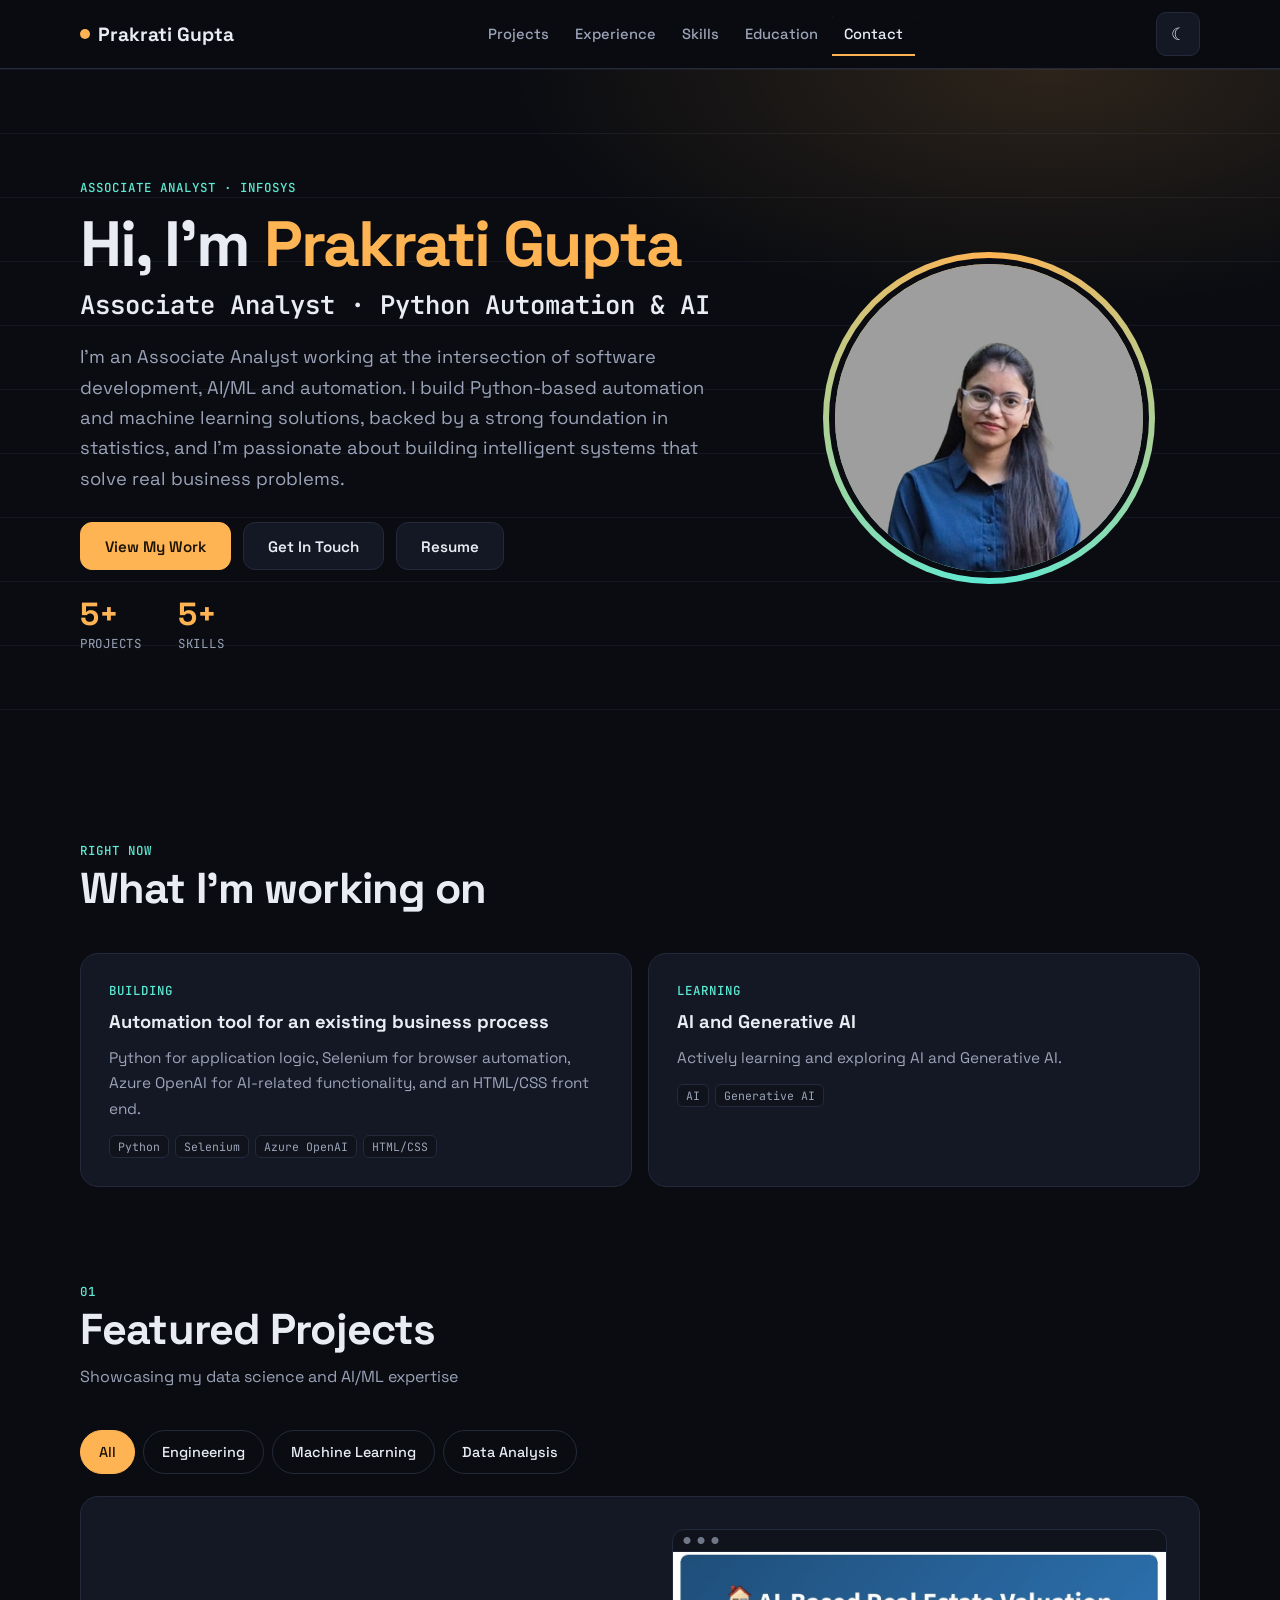
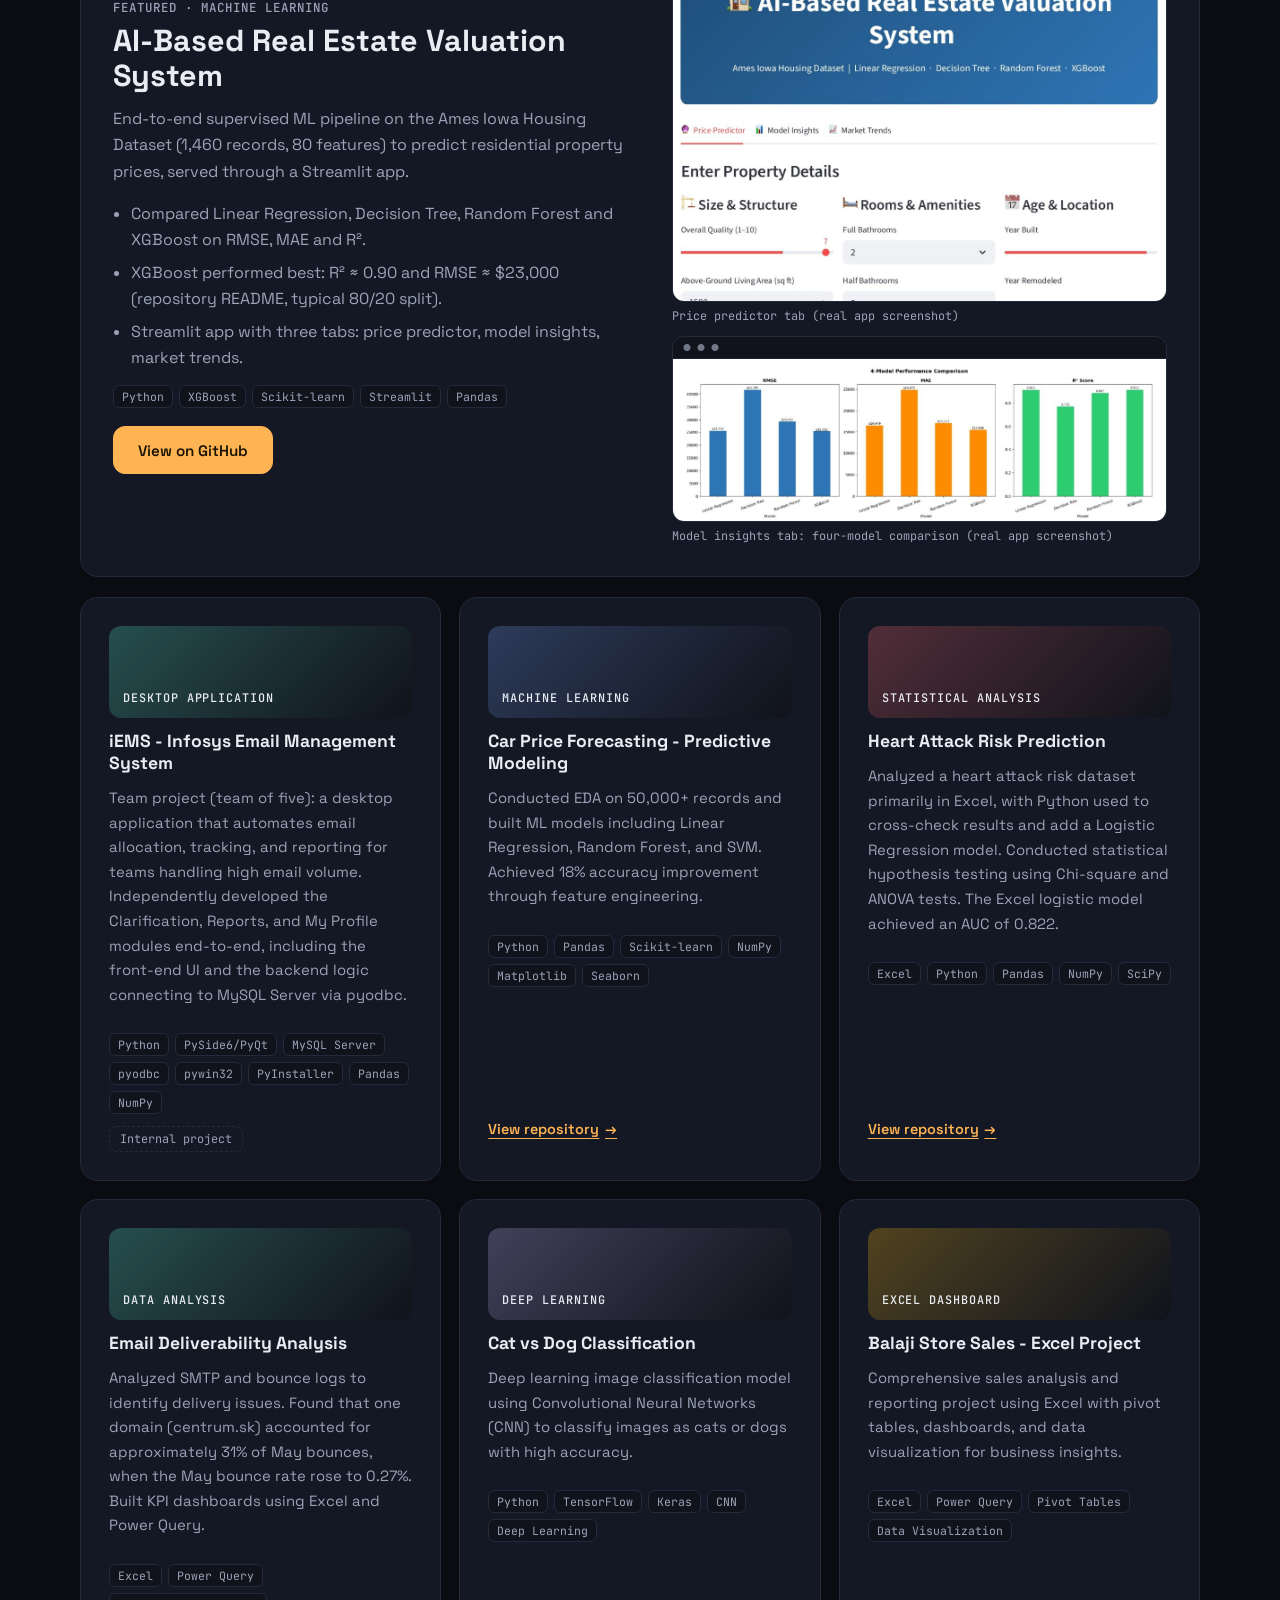
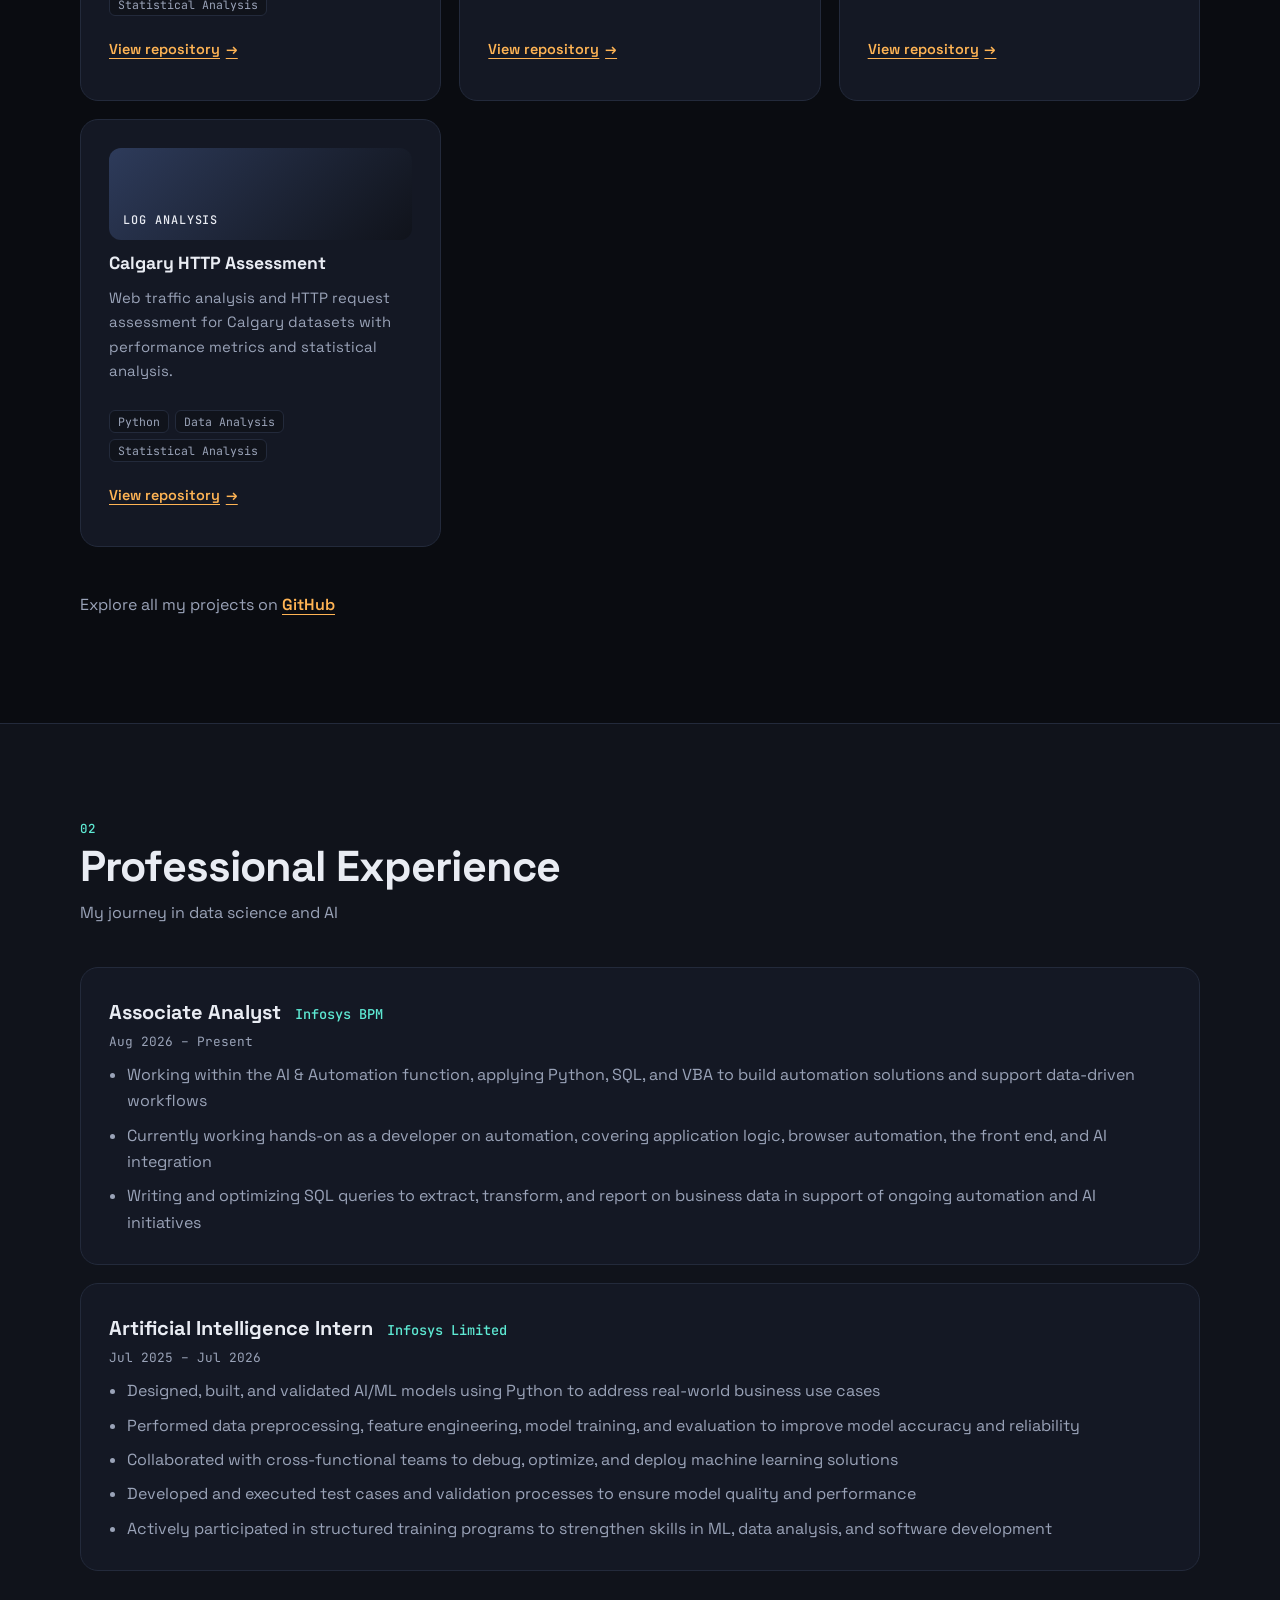
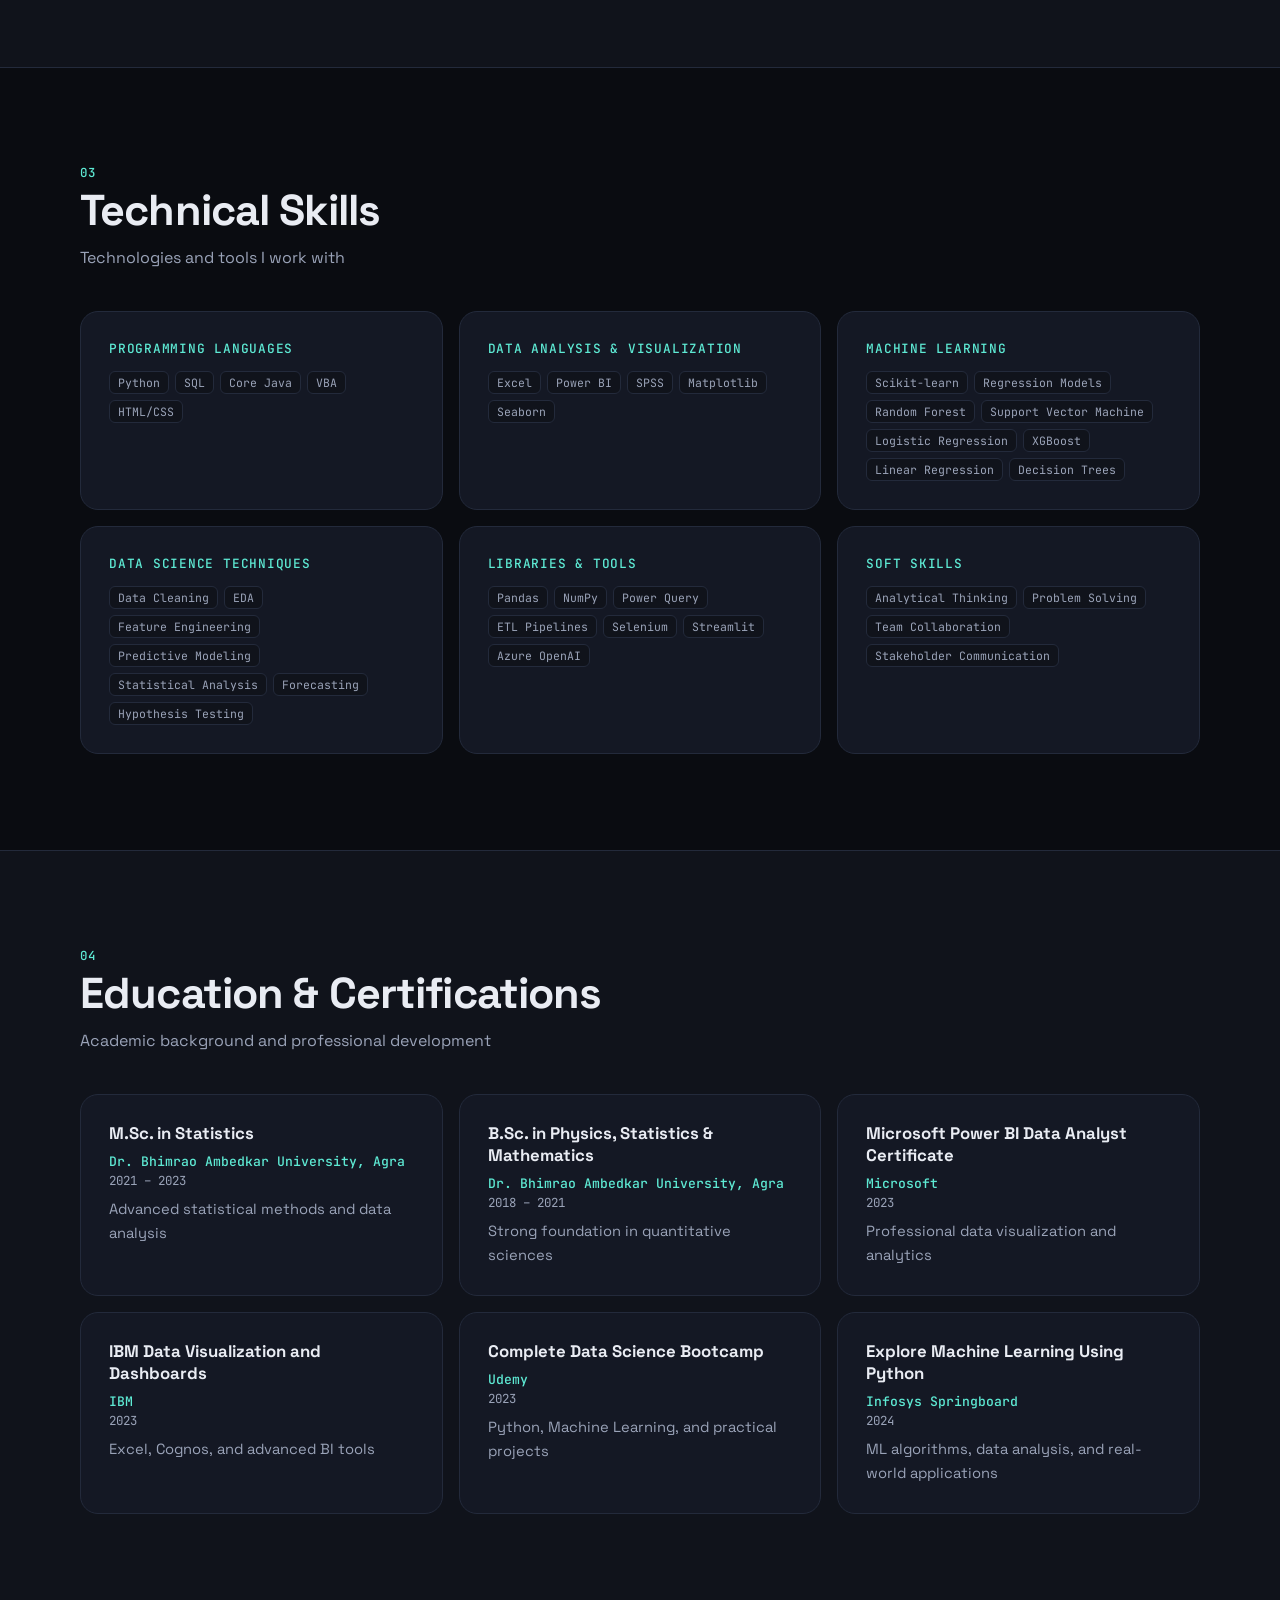
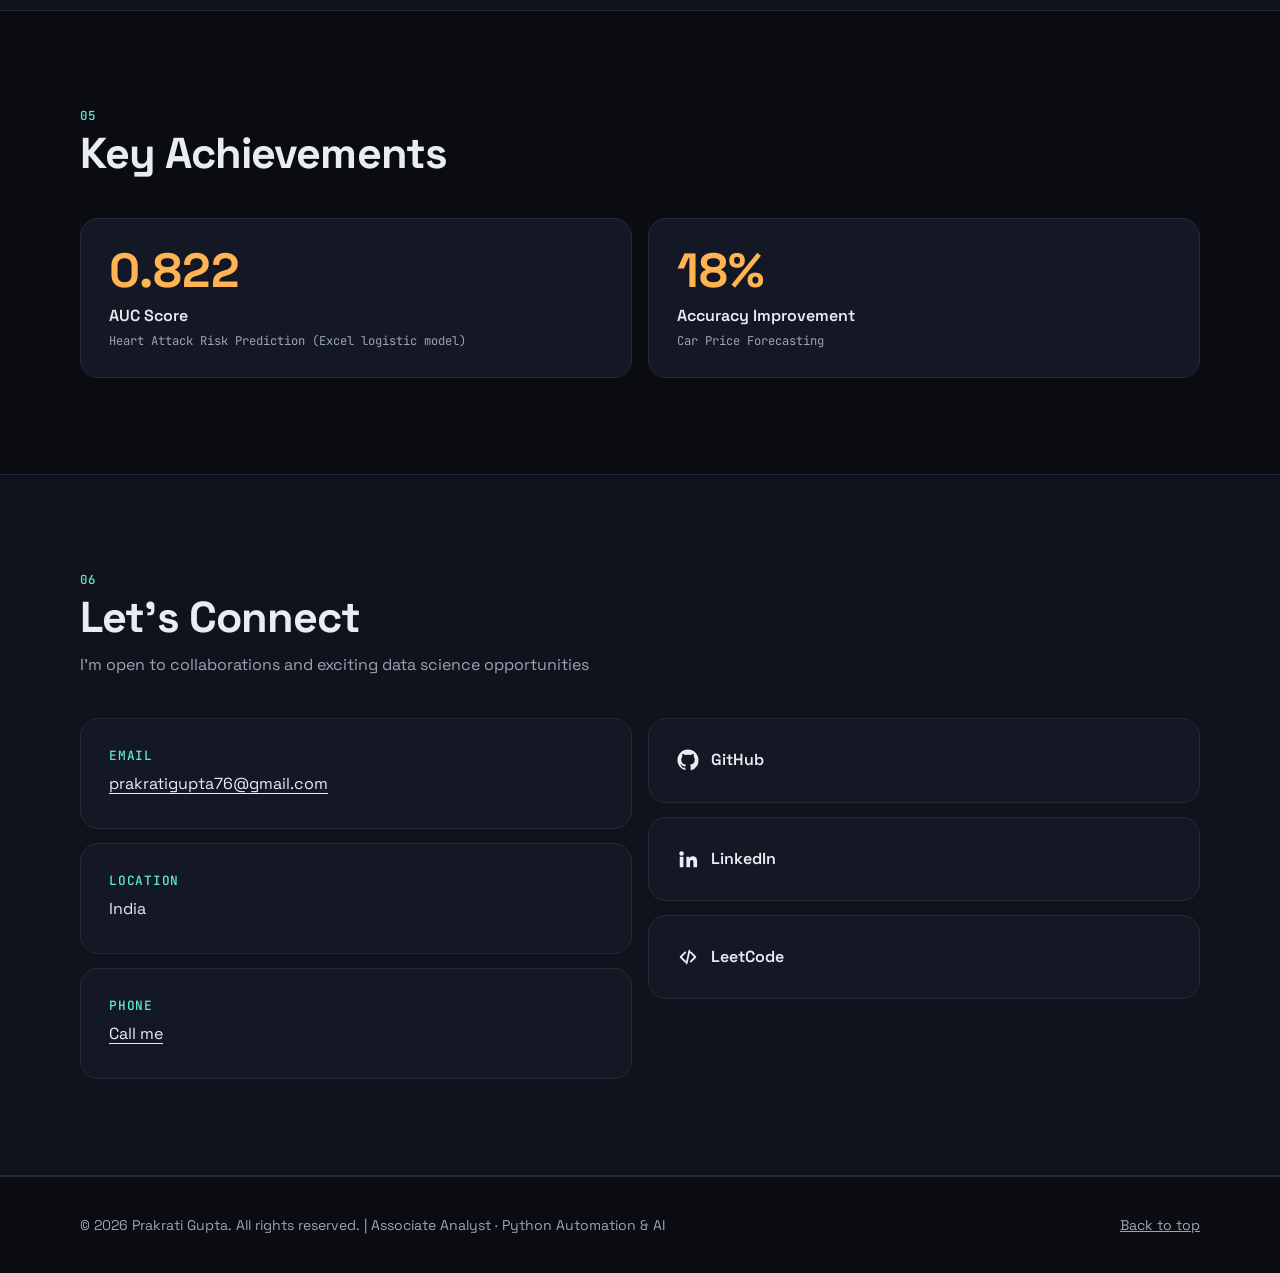
<file: index.html>
<!DOCTYPE html>
<html lang="en" data-theme="dark">

<head>
    <meta charset="UTF-8">
    <meta name="viewport" content="width=device-width, initial-scale=1, viewport-fit=cover">
    <title>Prakrati Gupta | Associate Analyst · Python Automation &amp; AI</title>
    <meta name="description" content="Portfolio of Prakrati Gupta: Python automation, AI and machine learning projects, experience and skills.">
    <meta name="theme-color" content="#0a0c11">
    <link rel="preconnect" href="https://fonts.googleapis.com">
    <link rel="preconnect" href="https://fonts.gstatic.com" crossorigin>
    <link href="https://fonts.googleapis.com/css2?family=Space+Grotesk:wght@400;500;600;700&family=JetBrains+Mono:wght@400;500&display=swap" rel="stylesheet">
    <link rel="stylesheet" href="style.css">
    <script>try{var t=localStorage.getItem("theme");if(t==="light"||t==="dark")document.documentElement.dataset.theme=t}catch(e){}</script>
</head>

<body>
    <a class="skip" href="#main">Skip to content</a>
    <div id="progress" aria-hidden="true"></div>

    <!-- NAVBAR -->
    <header class="site-header">
        <div class="wrap bar">
            <a class="logo" href="#top" aria-label="Prakrati Gupta, back to top"><i></i>Prakrati Gupta</a>
            <nav id="nav" aria-label="Primary">
                <ul>
                    <li><a href="#work">Projects</a></li>
                    <li><a href="#experience">Experience</a></li>
                    <li><a href="#skills">Skills</a></li>
                    <li><a href="#education">Education</a></li>
                    <li><a href="#contact">Contact</a></li>
                </ul>
            </nav>
            <div class="tools">
                <button class="icon-btn" id="darkToggle" type="button" aria-pressed="true" aria-label="Switch to light theme">&#9790;</button>
                <button class="icon-btn" id="menuToggle" type="button" aria-expanded="false" aria-controls="nav" aria-label="Open menu">&#9776;</button>
            </div>
        </div>
    </header>

    <main id="main">
        <!-- HERO SECTION -->
        <section class="hero" id="top">
            <div class="wrap hero-grid">
                <div class="hero-content">
                    <p class="eyebrow">Associate Analyst &middot; Infosys</p>
                    <h1>
                        Hi, I'm <span>Prakrati Gupta</span><br>
                        <span class="title-role">Associate Analyst &middot; Python Automation &amp; AI</span>
                    </h1>
                    <p class="hero-text">
                        I'm an Associate Analyst working at the intersection of software development, AI/ML and automation.
                        I build Python-based automation and machine learning solutions, backed by a strong foundation in statistics,
                        and I'm passionate about building intelligent systems that solve real business problems.
                    </p>
                    <div class="hero-cta">
                        <a href="#work" class="btn btn-primary">View My Work</a>
                        <a href="#contact" class="btn btn-secondary">Get In Touch</a>
                        <a href="assets/prakrati_latest_resume.pdf" target="_blank" rel="noopener" class="btn btn-secondary">Resume<span class="sr"> (PDF, opens in new tab)</span></a>
                    </div>
                    <ul class="hero-stats">
                        <li><strong>5+</strong><span>Projects</span></li>
                        <li><strong>5+</strong><span>Skills</span></li>
                    </ul>
                </div>
                <div class="hero-visual">
                    <img src="assets/prakrati.jpeg" alt="Prakrati Gupta" class="hero-image" width="340" height="340">
                </div>
            </div>
        </section>

        <!-- RIGHT NOW (from Direction B) -->
        <section id="now" class="section now-section" aria-labelledby="now-h">
            <div class="wrap">
                <header class="section-head reveal">
                    <p class="kicker">Right now</p>
                    <h2 id="now-h">What I'm working on</h2>
                </header>
                <div class="now-grid">
                    <article class="card reveal">
                        <p class="kicker">Building</p>
                        <h3>Automation tool for an existing business process</h3>
                        <p>Python for application logic, Selenium for browser automation, Azure OpenAI for AI-related functionality, and an HTML/CSS front end.</p>
                        <ul class="tags"><li>Python</li><li>Selenium</li><li>Azure OpenAI</li><li>HTML/CSS</li></ul>
                    </article>
                    <article class="card reveal">
                        <p class="kicker">Learning</p>
                        <h3>AI and Generative AI</h3>
                        <p>Actively learning and exploring AI and Generative AI.</p>
                        <ul class="tags"><li>AI</li><li>Generative AI</li></ul>
                    </article>
                </div>
            </div>
        </section>

        <!-- PROJECTS SECTION -->
        <section id="work" class="section" aria-labelledby="work-h">
            <div class="wrap">
                <header class="section-head reveal">
                    <p class="kicker">01</p>
                    <h2 id="work-h">Featured Projects</h2>
                    <p class="section-subtitle">Showcasing my data science and AI/ML expertise</p>
                </header>

                <div class="filters reveal" id="filters" role="group" aria-label="Filter projects"></div>
                <div id="featured" class="featured-slot"></div>
                <div class="projects-grid" id="projectsGrid" aria-live="polite"></div>
                <noscript><p class="noscript">Projects are listed on <a href="https://github.com/prakratigupta76" target="_blank" rel="noopener">my GitHub profile</a>. Enable JavaScript to browse them here.</p></noscript>

                <p class="github-link reveal">Explore all my projects on <a href="https://github.com/prakratigupta76" target="_blank" rel="noopener">GitHub<span class="sr"> (opens in new tab)</span></a></p>
            </div>
        </section>

        <!-- EXPERIENCE SECTION -->
        <section id="experience" class="section alt" aria-labelledby="exp-h">
            <div class="wrap">
                <header class="section-head reveal">
                    <p class="kicker">02</p>
                    <h2 id="exp-h">Professional Experience</h2>
                    <p class="section-subtitle">My journey in data science and AI</p>
                </header>

                <div class="timeline">
                    <article class="timeline-item card reveal">
                        <div class="timeline-header">
                            <h3>Associate Analyst</h3>
                            <span class="company">Infosys BPM</span>
                        </div>
                        <p class="timeline-period">Aug 2026 &ndash; Present</p>
                        <ul>
                            <li>Working within the AI &amp; Automation function, applying Python, SQL, and VBA to build automation solutions and support data-driven workflows</li>
                            <li>Currently working hands-on as a developer on automation, covering application logic, browser automation, the front end, and AI integration</li>
                            <li>Writing and optimizing SQL queries to extract, transform, and report on business data in support of ongoing automation and AI initiatives</li>
                        </ul>
                    </article>

                    <article class="timeline-item card reveal">
                        <div class="timeline-header">
                            <h3>Artificial Intelligence Intern</h3>
                            <span class="company">Infosys Limited</span>
                        </div>
                        <p class="timeline-period">Jul 2025 &ndash; Jul 2026</p>
                        <ul>
                            <li>Designed, built, and validated AI/ML models using Python to address real-world business use cases</li>
                            <li>Performed data preprocessing, feature engineering, model training, and evaluation to improve model accuracy and reliability</li>
                            <li>Collaborated with cross-functional teams to debug, optimize, and deploy machine learning solutions</li>
                            <li>Developed and executed test cases and validation processes to ensure model quality and performance</li>
                            <li>Actively participated in structured training programs to strengthen skills in ML, data analysis, and software development</li>
                        </ul>
                    </article>
                </div>
            </div>
        </section>

        <!-- SKILLS SECTION -->
        <section id="skills" class="section" aria-labelledby="skills-h">
            <div class="wrap">
                <header class="section-head reveal">
                    <p class="kicker">03</p>
                    <h2 id="skills-h">Technical Skills</h2>
                    <p class="section-subtitle">Technologies and tools I work with</p>
                </header>

                <div class="skills-grid">
                    <div class="skill-category card reveal">
                        <h3>Programming Languages</h3>
                        <ul class="tags"><li>Python</li><li>SQL</li><li>Core Java</li><li>VBA</li><li>HTML/CSS</li></ul>
                    </div>
                    <div class="skill-category card reveal">
                        <h3>Data Analysis &amp; Visualization</h3>
                        <ul class="tags"><li>Excel</li><li>Power BI</li><li>SPSS</li><li>Matplotlib</li><li>Seaborn</li></ul>
                    </div>
                    <div class="skill-category card reveal">
                        <h3>Machine Learning</h3>
                        <ul class="tags"><li>Scikit-learn</li><li>Regression Models</li><li>Random Forest</li><li>Support Vector Machine</li><li>Logistic Regression</li><li>XGBoost</li><li>Linear Regression</li><li>Decision Trees</li></ul>
                    </div>
                    <div class="skill-category card reveal">
                        <h3>Data Science Techniques</h3>
                        <ul class="tags"><li>Data Cleaning</li><li>EDA</li><li>Feature Engineering</li><li>Predictive Modeling</li><li>Statistical Analysis</li><li>Forecasting</li><li>Hypothesis Testing</li></ul>
                    </div>
                    <div class="skill-category card reveal">
                        <h3>Libraries &amp; Tools</h3>
                        <ul class="tags"><li>Pandas</li><li>NumPy</li><li>Power Query</li><li>ETL Pipelines</li><li>Selenium</li><li>Streamlit</li><li>Azure OpenAI</li></ul>
                    </div>
                    <div class="skill-category card reveal">
                        <h3>Soft Skills</h3>
                        <ul class="tags"><li>Analytical Thinking</li><li>Problem Solving</li><li>Team Collaboration</li><li>Stakeholder Communication</li></ul>
                    </div>
                </div>
            </div>
        </section>

        <!-- EDUCATION SECTION -->
        <section id="education" class="section alt" aria-labelledby="edu-h">
            <div class="wrap">
                <header class="section-head reveal">
                    <p class="kicker">04</p>
                    <h2 id="edu-h">Education &amp; Certifications</h2>
                    <p class="section-subtitle">Academic background and professional development</p>
                </header>

                <div class="education-grid">
                    <article class="education-card card reveal">
                        <h3>M.Sc. in Statistics</h3>
                        <p class="institution">Dr. Bhimrao Ambedkar University, Agra</p>
                        <p class="period">2021 &ndash; 2023</p>
                        <p class="description">Advanced statistical methods and data analysis</p>
                    </article>
                    <article class="education-card card reveal">
                        <h3>B.Sc. in Physics, Statistics &amp; Mathematics</h3>
                        <p class="institution">Dr. Bhimrao Ambedkar University, Agra</p>
                        <p class="period">2018 &ndash; 2021</p>
                        <p class="description">Strong foundation in quantitative sciences</p>
                    </article>
                    <article class="education-card card reveal">
                        <h3>Microsoft Power BI Data Analyst Certificate</h3>
                        <p class="institution">Microsoft</p>
                        <p class="period">2023</p>
                        <p class="description">Professional data visualization and analytics</p>
                    </article>
                    <article class="education-card card reveal">
                        <h3>IBM Data Visualization and Dashboards</h3>
                        <p class="institution">IBM</p>
                        <p class="period">2023</p>
                        <p class="description">Excel, Cognos, and advanced BI tools</p>
                    </article>
                    <article class="education-card card reveal">
                        <h3>Complete Data Science Bootcamp</h3>
                        <p class="institution">Udemy</p>
                        <p class="period">2023</p>
                        <p class="description">Python, Machine Learning, and practical projects</p>
                    </article>
                    <article class="education-card card reveal">
                        <h3>Explore Machine Learning Using Python</h3>
                        <p class="institution">Infosys Springboard</p>
                        <p class="period">2024</p>
                        <p class="description">ML algorithms, data analysis, and real-world applications</p>
                    </article>
                </div>
            </div>
        </section>

        <!-- ACHIEVEMENTS SECTION -->
        <section class="section" id="achievements" aria-labelledby="ach-h">
            <div class="wrap">
                <header class="section-head reveal">
                    <p class="kicker">05</p>
                    <h2 id="ach-h">Key Achievements</h2>
                </header>
                <div class="achievements-grid">
                    <div class="achievement-card card reveal">
                        <div class="achievement-number">0.822</div>
                        <p>AUC Score</p>
                        <small>Heart Attack Risk Prediction (Excel logistic model)</small>
                    </div>
                    <div class="achievement-card card reveal">
                        <div class="achievement-number">18%</div>
                        <p>Accuracy Improvement</p>
                        <small>Car Price Forecasting</small>
                    </div>
                </div>
            </div>
        </section>

        <!-- CONTACT SECTION -->
        <section id="contact" class="section alt" aria-labelledby="contact-h">
            <div class="wrap">
                <header class="section-head reveal">
                    <p class="kicker">06</p>
                    <h2 id="contact-h">Let's Connect</h2>
                    <p class="section-subtitle">I'm open to collaborations and exciting data science opportunities</p>
                </header>

                <div class="contact-content">
                    <div class="contact-info">
                        <div class="contact-item card reveal">
                            <h3>Email</h3>
                            <a href="mailto:prakratigupta76@gmail.com">prakratigupta76@gmail.com</a>
                        </div>
                        <div class="contact-item card reveal">
                            <h3>Location</h3>
                            <p>India</p>
                        </div>
                        <div class="contact-item card reveal">
                            <h3>Phone</h3>
                            <a href="tel:+918077021259">Call me</a>
                        </div>
                    </div>
                    <div class="contact-links">
                        <a href="https://github.com/prakratigupta76" target="_blank" rel="noopener" class="social-link card reveal">
                            <svg viewBox="0 0 24 24" width="22" height="22" aria-hidden="true" fill="currentColor"><path d="M12 .5C5.65.5.5 5.65.5 12c0 5.08 3.29 9.39 7.86 10.91.58.1.79-.25.79-.56v-2c-3.2.7-3.87-1.37-3.87-1.37-.52-1.33-1.28-1.69-1.28-1.69-1.04-.71.08-.7.08-.7 1.15.08 1.76 1.18 1.76 1.18 1.03 1.76 2.69 1.25 3.35.96.1-.74.4-1.25.73-1.54-2.55-.29-5.24-1.28-5.24-5.68 0-1.25.45-2.28 1.18-3.08-.12-.29-.51-1.46.11-3.04 0 0 .97-.31 3.17 1.18a11 11 0 0 1 5.77 0c2.2-1.49 3.17-1.18 3.17-1.18.63 1.58.23 2.75.11 3.04.74.8 1.18 1.83 1.18 3.08 0 4.41-2.69 5.38-5.25 5.67.41.36.78 1.06.78 2.14v3.17c0 .31.21.67.8.56A11.5 11.5 0 0 0 23.5 12C23.5 5.65 18.35.5 12 .5Z"/></svg>GitHub<span class="sr"> (opens in new tab)</span>
                        </a>
                        <a href="https://linkedin.com/in/prakratigupta76" target="_blank" rel="noopener" class="social-link card reveal">
                            <svg viewBox="0 0 24 24" width="22" height="22" aria-hidden="true" fill="currentColor"><path d="M4.98 3.5a2.5 2.5 0 1 1 0 5 2.5 2.5 0 0 1 0-5ZM3 9.5h4V21H3V9.5Zm6.5 0h3.8v1.6h.06c.53-1 1.83-2.06 3.76-2.06 4.02 0 4.78 2.64 4.78 6.08V21h-4v-5.1c0-1.22-.02-2.78-1.7-2.78-1.7 0-1.96 1.33-1.96 2.69V21h-4V9.5Z"/></svg>LinkedIn<span class="sr"> (opens in new tab)</span>
                        </a>
                        <a href="https://leetcode.com/u/prakratig0128/" target="_blank" rel="noopener" class="social-link card reveal">
                            <svg viewBox="0 0 24 24" width="22" height="22" aria-hidden="true" fill="none" stroke="currentColor" stroke-width="2" stroke-linecap="round" stroke-linejoin="round"><path d="M9 7l-5 5 5 5M15 7l5 5-5 5M13.5 5l-3 14"/></svg>LeetCode<span class="sr"> (opens in new tab)</span>
                        </a>
                    </div>
                </div>
            </div>
        </section>
    </main>

    <!-- FOOTER -->
    <footer class="footer">
        <div class="wrap footer-row">
            <p>&copy; 2026 Prakrati Gupta. All rights reserved. | Associate Analyst &middot; Python Automation &amp; AI</p>
            <div class="footer-links">
                <a href="#top">Back to top</a>
            </div>
        </div>
    </footer>

    <script src="projects-data.js"></script>
    <script src="script.js"></script>
</body>

</html>
</file>
<file: style.css>
/* Portfolio: Direction B (product-engineering showcase) with subtle storytelling touches.
   Themes: dark (default) and light. Change colours in the two token blocks below. */
:root,:root[data-theme="dark"]{--bg:#0a0c11;--bg2:#10131b;--card:#141824;--line:#232a3b;--tx:#e9ecf3;--mut:#9aa3b8;--ac:#ffb454;--ac2:#5eead4;--acx:#1a1203;--glow:rgba(255,180,84,.14)}
:root[data-theme="light"]{--bg:#f6f4ef;--bg2:#efece5;--card:#fff;--line:#ddd8cc;--tx:#14161c;--mut:#566074;--ac:#b45309;--ac2:#0f766e;--acx:#fff;--glow:rgba(180,83,9,.1)}
:root{--f:"Space Grotesk",system-ui,-apple-system,"Segoe UI",sans-serif;--m:"JetBrains Mono",ui-monospace,Menlo,Consolas,monospace;box-sizing:border-box;padding-left:env(safe-area-inset-left,0px);padding-right:env(safe-area-inset-right,0px)}
*,*::before,*::after{box-sizing:inherit;margin:0;padding:0}
html{scroll-behavior:smooth;scroll-padding-top:calc(76px + env(safe-area-inset-top,0px));-webkit-text-size-adjust:100%}
body{background:var(--bg);color:var(--tx);font:16px/1.65 var(--f);overflow-wrap:anywhere;padding-top:env(safe-area-inset-top,0px);padding-bottom:env(safe-area-inset-bottom,0px)}
a{color:inherit}img{max-width:100%;height:auto;display:block}ul{list-style:none}
:focus-visible{outline:3px solid var(--ac);outline-offset:3px;border-radius:6px}
.sr{position:absolute;left:-9999px;width:1px;height:1px;overflow:hidden}
.skip{position:absolute;left:12px;top:-64px;background:var(--ac);color:var(--acx);padding:10px 16px;border-radius:8px;z-index:200;text-decoration:none;font-weight:600}.skip:focus{top:12px}
.wrap{width:min(1120px,100% - 40px);margin-inline:auto}
#progress{position:fixed;left:0;top:0;height:3px;width:100%;transform:scaleX(0);transform-origin:0 50%;background:linear-gradient(90deg,var(--ac),var(--ac2));z-index:150}
/* header */
.site-header{position:sticky;top:0;z-index:100;background:color-mix(in srgb,var(--bg) 88%,transparent);backdrop-filter:blur(12px);border-bottom:1px solid var(--line)}
.bar{display:flex;align-items:center;justify-content:space-between;gap:12px;min-height:68px}
.logo{display:inline-flex;align-items:center;gap:8px;min-height:44px;font:700 1.2rem var(--f);text-decoration:none}.logo i{width:10px;height:10px;border-radius:50%;background:var(--ac)}
nav ul{display:flex;gap:2px;align-items:center}
nav a{display:inline-flex;align-items:center;min-height:44px;padding:0 12px;border-radius:8px;text-decoration:none;color:var(--mut);font-size:.92rem;font-weight:500;transition:color .2s,background .2s}
nav a:hover,nav a[aria-current="true"]{color:var(--tx)}
nav a[aria-current="true"]{box-shadow:inset 0 -2px 0 var(--ac);border-radius:8px 8px 0 0}
.tools{display:flex;gap:8px}
.icon-btn{min-width:44px;min-height:44px;border-radius:10px;border:1px solid var(--line);background:var(--card);color:var(--tx);cursor:pointer;font-size:1.05rem;display:inline-grid;place-items:center;transition:border-color .2s,transform .2s}.icon-btn:hover{border-color:var(--ac);transform:translateY(-1px)}
#menuToggle{display:none}
/* hero */
.hero{padding:clamp(48px,9vw,110px) 0 clamp(48px,7vw,90px);background:radial-gradient(60% 50% at 82% 0,var(--glow),transparent 70%),linear-gradient(color-mix(in srgb,var(--line) 40%,transparent) 1px,transparent 1px) 0 0/100% 64px,var(--bg)}
.hero-grid{display:grid;grid-template-columns:1.5fr 1fr;gap:clamp(24px,5vw,64px);align-items:center}.hero-grid>*{min-width:0}
.eyebrow,.kicker{font:500 .78rem var(--m);letter-spacing:.08em;text-transform:uppercase;color:var(--ac2)}
.hero h1{font:700 clamp(2.2rem,5.6vw,4rem)/1.08 var(--f);letter-spacing:-.03em;margin:14px 0 20px}
.hero h1>span:first-of-type{color:var(--ac)}
.title-role{display:block;margin-top:10px;text-wrap:balance;font:600 clamp(1.05rem,2.6vw,1.6rem)/1.3 var(--m);letter-spacing:0;color:var(--tx)}
.hero-text{color:var(--mut);font-size:clamp(1rem,2vw,1.15rem);max-width:56ch}
.hero-cta{display:flex;flex-wrap:wrap;gap:12px;margin:28px 0}
.btn{display:inline-flex;align-items:center;justify-content:center;min-height:48px;padding:0 24px;border-radius:12px;font:600 .95rem var(--f);text-decoration:none;border:1px solid var(--line);background:var(--card);color:var(--tx);transition:transform .2s,border-color .2s}.btn:hover{transform:translateY(-2px);border-color:var(--ac)}
.btn-primary{background:var(--ac);color:var(--acx);border-color:var(--ac)}
.hero-stats{display:flex;flex-wrap:wrap;gap:12px 36px}.hero-stats strong{display:block;font:700 2rem/1 var(--f);color:var(--ac)}.hero-stats span{font:.78rem var(--m);color:var(--mut);text-transform:uppercase;letter-spacing:.06em}
.hero-visual{position:relative;width:min(320px,70vw);aspect-ratio:1;margin-inline:auto}
.hero-visual::before{content:"";position:absolute;inset:-6px;border-radius:50%;background:conic-gradient(from 0deg,var(--ac),var(--ac2),var(--ac));animation:spin 16s linear infinite}
.hero-image{position:relative;width:100%;height:100%;object-fit:cover;border-radius:50%;border:6px solid var(--bg)}
@keyframes spin{to{transform:rotate(360deg)}}
/* sections */
.section{padding:clamp(56px,8vw,96px) 0}.section.alt{background:var(--bg2);border-block:1px solid var(--line)}
.section-head{margin-bottom:clamp(24px,4vw,40px)}
.section-head h2{font:700 clamp(1.8rem,4vw,2.7rem)/1.1 var(--f);letter-spacing:-.02em;margin-top:6px;text-align:left}
.section-subtitle{color:var(--mut);margin-top:10px;max-width:60ch;text-align:left}
.card{background:var(--card);border:1px solid var(--line);border-radius:18px;padding:clamp(18px,3vw,28px);min-width:0}
.tags{display:flex;flex-wrap:wrap;gap:6px;margin-top:14px}.tags li{font:.72rem var(--m);color:var(--mut);background:var(--bg2);border:1px solid var(--line);border-radius:6px;padding:3px 8px}
/* right now */
.now-grid{display:grid;grid-template-columns:repeat(auto-fit,minmax(min(100%,320px),1fr));gap:16px}.now-grid h3{font-size:1.15rem;margin:8px 0}.now-grid p:not(.kicker){color:var(--mut);font-size:.96rem}
.now-section{padding-bottom:0}
/* projects */
.filters{display:flex;flex-wrap:wrap;gap:8px;margin-bottom:22px}
.filters button{min-height:44px;padding:0 18px;border-radius:99px;border:1px solid var(--line);background:transparent;color:var(--tx);cursor:pointer;font:500 .9rem var(--f);transition:all .2s}
.filters button:hover{border-color:var(--ac)}.filters button[aria-pressed="true"]{background:var(--ac);color:var(--acx);border-color:var(--ac)}
.featured{display:grid;grid-template-columns:1.05fr 1fr;gap:clamp(20px,4vw,40px);align-items:center;margin-bottom:20px}.featured>*{min-width:0}
.featured h3{font-size:clamp(1.4rem,3vw,1.9rem);line-height:1.15;margin:8px 0 12px}.featured p{color:var(--mut)}
.featured.card{padding:clamp(18px,3vw,32px)}.featured .cta{display:flex;flex-wrap:wrap;gap:12px;margin:18px 0 0}.featured ul.k{margin:16px 0 0 18px;list-style:disc;color:var(--mut);display:grid;gap:6px}
.shots{display:grid;gap:12px}.frame{border:1px solid var(--line);border-radius:12px;overflow:hidden;background:var(--bg2)}
.frame::before{content:"";display:block;height:22px;background:radial-gradient(circle at 14px 50%,var(--mut) 3px,transparent 4px),radial-gradient(circle at 28px 50%,var(--mut) 3px,transparent 4px),radial-gradient(circle at 42px 50%,var(--mut) 3px,transparent 4px);opacity:.7;border-bottom:1px solid var(--line)}
.shots figcaption{font:.74rem var(--m);color:var(--mut);margin-top:6px}
.projects-grid{display:grid;grid-template-columns:repeat(auto-fill,minmax(min(100%,320px),1fr));gap:18px}
.project{display:flex;flex-direction:column;gap:12px;transition:transform .25s,border-color .25s}.project:hover{transform:translateY(-4px);border-color:var(--ac)}
.tile{height:92px;border-radius:12px;display:flex;align-items:flex-end;padding:12px 14px;font:500 .74rem var(--m);letter-spacing:.08em;text-transform:uppercase;background:linear-gradient(135deg,color-mix(in srgb,var(--h) 28%,var(--bg2)),var(--bg2)),repeating-linear-gradient(45deg,transparent 0 10px,color-mix(in srgb,var(--h) 12%,transparent) 10px 11px)}
.project[data-c="eng"]{--h:#5eead4}.project[data-c="ml"]{--h:#7aa2ff}.project[data-c="analysis"]{--h:#ffb454}
.project h3{font-size:1.1rem;line-height:1.25}.project p{color:var(--mut);font-size:.93rem}
.project .foot{margin-top:auto;display:flex;flex-wrap:wrap;gap:8px;align-items:center}
.plink{gap:.4em;color:var(--ac);font-weight:600;font-size:.9rem;text-underline-offset:4px;min-height:44px;display:inline-flex;align-items:center}
.note{font:.74rem var(--m);color:var(--mut);border:1px dashed var(--line);border-radius:8px;padding:4px 10px}
.github-link{margin-top:36px;color:var(--mut)}.github-link a{color:var(--ac);font-weight:600;text-underline-offset:4px;display:inline-flex;align-items:center;min-height:44px}.noscript{color:var(--mut)}
/* experience */
.timeline{display:grid;gap:18px}
.timeline-header{display:flex;flex-wrap:wrap;gap:4px 14px;align-items:baseline}.timeline-header h3{font-size:1.25rem}
.company{color:var(--ac2);font:500 .85rem var(--m)}.timeline-period{font:.8rem var(--m);color:var(--mut);margin:4px 0 12px}
.timeline-item ul{margin-left:18px;list-style:disc;color:var(--mut);display:grid;gap:8px}
/* skills, education */
.skills-grid{display:grid;grid-template-columns:repeat(auto-fit,minmax(min(100%,300px),1fr));gap:16px}
.skill-category h3{font:500 .8rem var(--m);text-transform:uppercase;letter-spacing:.06em;color:var(--ac2)}
.education-grid{display:grid;grid-template-columns:repeat(auto-fit,minmax(min(100%,300px),1fr));gap:16px}
.education-card h3{font-size:1.05rem;line-height:1.3}.institution{color:var(--ac2);font:500 .82rem var(--m);margin:8px 0 2px}.period{font:.78rem var(--m);color:var(--mut);margin-bottom:8px}.description{color:var(--mut);font-size:.92rem}
/* achievements */
.achievements-grid{display:grid;grid-template-columns:repeat(auto-fit,minmax(min(100%,260px),1fr));gap:16px}
.achievement-number{font:700 clamp(2.2rem,5vw,3rem)/1 var(--f);color:var(--ac)}.achievement-card p{font-weight:600;margin-top:8px}.achievement-card small{display:block;color:var(--mut);font:.76rem var(--m);margin-top:4px}
/* contact */
.contact-content{display:grid;grid-template-columns:1fr 1fr;gap:16px}.contact-info,.contact-links{display:grid;gap:14px;align-content:start}
.contact-item h3{font:500 .8rem var(--m);text-transform:uppercase;letter-spacing:.06em;color:var(--ac2);margin-bottom:4px}.contact-item a,.contact-item p{color:var(--tx);text-underline-offset:4px;display:inline-flex;align-items:center;min-height:32px}
.social-link{display:flex;align-items:center;gap:12px;min-height:60px;text-decoration:none;font-weight:600;transition:border-color .2s,transform .2s}.social-link:hover{border-color:var(--ac);transform:translateY(-2px)}
.footer{border-top:1px solid var(--line);padding:26px 0;color:var(--mut);font-size:.88rem}.footer-row{display:flex;flex-wrap:wrap;gap:12px 28px;justify-content:space-between;align-items:center}
.footer-links{display:flex;flex-wrap:wrap;gap:4px 22px}.footer-links a{display:inline-flex;align-items:center;min-height:44px}
/* reveal (JS adds .js to <html>; content stays visible without JS) */
.js .reveal{opacity:0;transform:translateY(16px);transition:opacity .6s ease,transform .6s ease}.js .reveal.in{opacity:1;transform:none}
@media(max-width:900px){.hero-grid,.featured,.contact-content{grid-template-columns:1fr}.hero-visual{order:-1;width:min(220px,55vw)}}
@media(max-width:820px){#menuToggle{display:inline-grid}nav{position:absolute;left:0;right:0;top:100%;background:var(--bg);border-bottom:1px solid var(--line);display:none;padding:8px 20px 16px}nav.open{display:block}nav ul{flex-direction:column;align-items:stretch}nav a{width:100%}nav a[aria-current="true"]{box-shadow:inset 3px 0 0 var(--ac);border-radius:8px}}
@media(prefers-reduced-motion:reduce){*,*::before,*::after{animation:none!important;transition:none!important;scroll-behavior:auto!important}.js .reveal{opacity:1;transform:none}}
</file>
